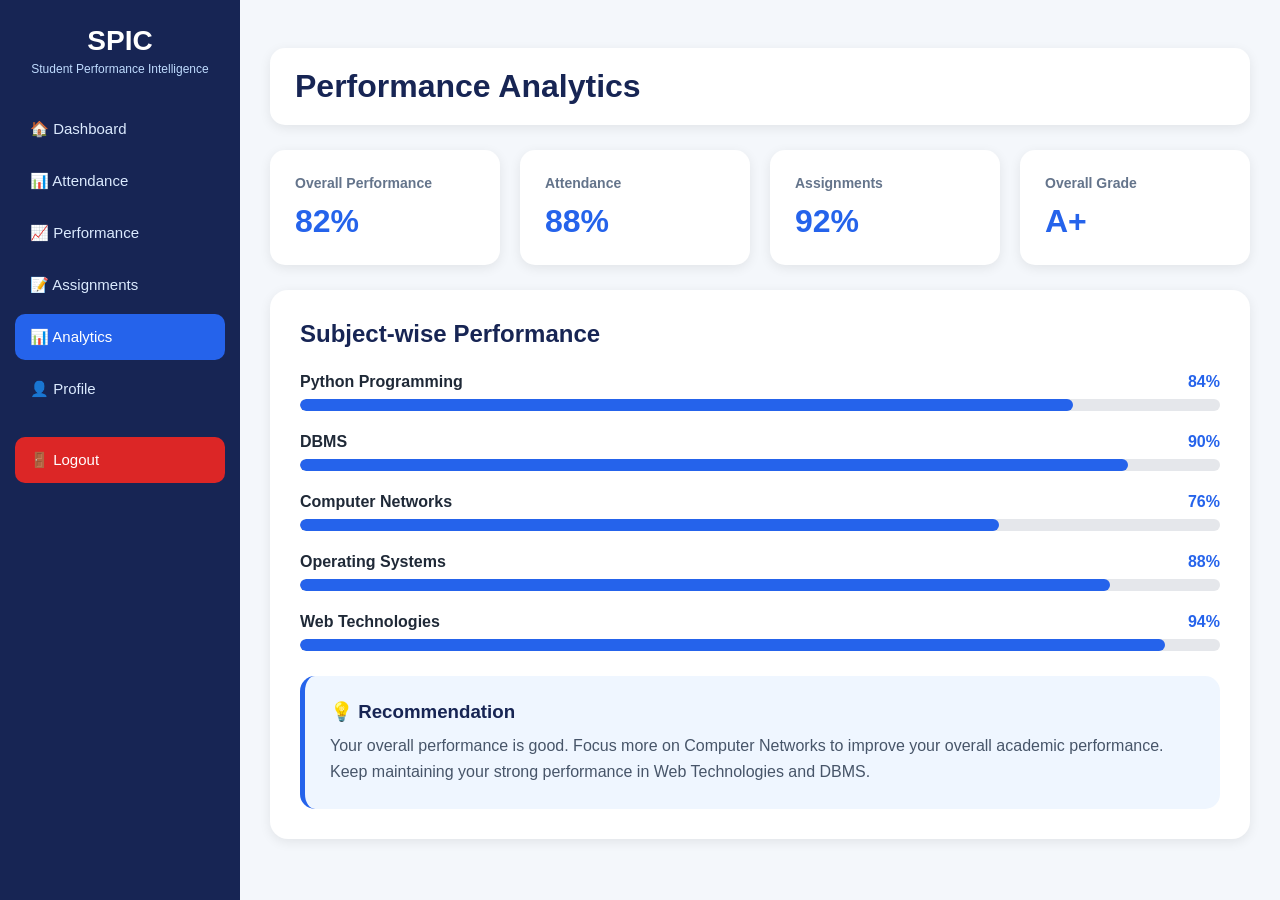
<file: spic-deploy/templates/analytics.html>
```html
<!DOCTYPE html>
<html lang="en">
<head>
    <meta charset="UTF-8">
    <meta name="viewport" content="width=device-width, initial-scale=1.0">

    <title>SPIC - Analytics</title>

    <style>
        * {
            margin: 0;
            padding: 0;
            box-sizing: border-box;
            font-family: Arial, sans-serif;
        }

        body {
            background: #f4f7fb;
            color: #1f2937;
        }

        /* SIDEBAR */

        .sidebar {
            position: fixed;
            left: 0;
            top: 0;
            width: 240px;
            height: 100vh;
            background: #172554;
            padding: 25px 15px;
        }

        .logo {
            color: white;
            font-size: 28px;
            font-weight: bold;
            text-align: center;
        }

        .subtitle {
            color: #bfdbfe;
            text-align: center;
            font-size: 12px;
            margin-top: 5px;
            margin-bottom: 30px;
        }

        .nav a {
            display: block;
            color: #dbeafe;
            text-decoration: none;
            padding: 14px 15px;
            margin: 6px 0;
            border-radius: 10px;
            font-size: 15px;
        }

        .nav a:hover {
            background: #2563eb;
            color: white;
        }

        .nav .active {
            background: #2563eb;
            color: white;
        }

        .logout {
            background: #dc2626 !important;
            color: white !important;
            margin-top: 25px !important;
        }

        /* MAIN */

        .main {
            margin-left: 240px;
            padding: 30px;
        }

        .topbar {
            background: white;
            padding: 20px 25px;
            border-radius: 15px;
            margin-bottom: 25px;
            box-shadow: 0 3px 12px rgba(0,0,0,0.08);
        }

        .topbar h1 {
            color: #172554;
        }

        /* SUMMARY CARDS */

        .cards {
            display: grid;
            grid-template-columns: repeat(4, 1fr);
            gap: 20px;
            margin-bottom: 25px;
        }

        .card {
            background: white;
            padding: 25px;
            border-radius: 15px;
            box-shadow: 0 3px 12px rgba(0,0,0,0.08);
        }

        .card h3 {
            color: #64748b;
            font-size: 14px;
            margin-bottom: 12px;
        }

        .number {
            font-size: 32px;
            font-weight: bold;
            color: #2563eb;
        }

        /* SUBJECT ANALYSIS */

        .analysis {
            background: white;
            padding: 30px;
            border-radius: 18px;
            box-shadow: 0 3px 12px rgba(0,0,0,0.08);
        }

        .analysis h2 {
            color: #172554;
            margin-bottom: 25px;
        }

        .subject {
            margin-bottom: 22px;
        }

        .subject-header {
            display: flex;
            justify-content: space-between;
            margin-bottom: 8px;
        }

        .subject-header span {
            font-weight: bold;
        }

        .subject-header b {
            color: #2563eb;
        }

        .bar {
            width: 100%;
            height: 12px;
            background: #e5e7eb;
            border-radius: 10px;
            overflow: hidden;
        }

        .fill {
            height: 100%;
            background: #2563eb;
            border-radius: 10px;
        }

        /* RECOMMENDATION */

        .recommendation {
            margin-top: 25px;
            background: #eff6ff;
            padding: 25px;
            border-radius: 15px;
            border-left: 5px solid #2563eb;
        }

        .recommendation h3 {
            color: #172554;
            margin-bottom: 10px;
        }

        .recommendation p {
            color: #475569;
            line-height: 1.6;
        }

        @media (max-width: 1000px) {
            .cards {
                grid-template-columns: repeat(2, 1fr);
            }
        }
    </style>
</head>

<body>

<!-- SIDEBAR -->

<div class="sidebar">

    <div class="logo">SPIC</div>

    <div class="subtitle">
        Student Performance Intelligence
    </div>

    <div class="nav">

        <a href="/dashboard">
            🏠 Dashboard
        </a>

        <a href="/attendance">
            📊 Attendance
        </a>

        <a href="/performance">
            📈 Performance
        </a>

        <a href="/assignments">
            📝 Assignments
        </a>

        <a href="/analytics" class="active">
            📊 Analytics
        </a>

        <a href="/profile">
            👤 Profile
        </a>

        <a href="/logout" class="logout">
            🚪 Logout
        </a>

    </div>

</div>


<!-- MAIN CONTENT -->

<div class="main">

    <div class="topbar">
        <h1>Performance Analytics</h1>
    </div>


    <!-- SUMMARY -->

    <div class="cards">

        <div class="card">
            <h3>Overall Performance</h3>
            <div class="number">82%</div>
        </div>

        <div class="card">
            <h3>Attendance</h3>
            <div class="number">88%</div>
        </div>

        <div class="card">
            <h3>Assignments</h3>
            <div class="number">92%</div>
        </div>

        <div class="card">
            <h3>Overall Grade</h3>
            <div class="number">A+</div>
        </div>

    </div>


    <!-- SUBJECT ANALYSIS -->

    <div class="analysis">

        <h2>Subject-wise Performance</h2>


        <div class="subject">

            <div class="subject-header">
                <span>Python Programming</span>
                <b>84%</b>
            </div>

            <div class="bar">
                <div class="fill" style="width:84%;"></div>
            </div>

        </div>


        <div class="subject">

            <div class="subject-header">
                <span>DBMS</span>
                <b>90%</b>
            </div>

            <div class="bar">
                <div class="fill" style="width:90%;"></div>
            </div>

        </div>


        <div class="subject">

            <div class="subject-header">
                <span>Computer Networks</span>
                <b>76%</b>
            </div>

            <div class="bar">
                <div class="fill" style="width:76%;"></div>
            </div>

        </div>


        <div class="subject">

            <div class="subject-header">
                <span>Operating Systems</span>
                <b>88%</b>
            </div>

            <div class="bar">
                <div class="fill" style="width:88%;"></div>
            </div>

        </div>


        <div class="subject">

            <div class="subject-header">
                <span>Web Technologies</span>
                <b>94%</b>
            </div>

            <div class="bar">
                <div class="fill" style="width:94%;"></div>
            </div>

        </div>


        <!-- RECOMMENDATION -->

        <div class="recommendation">

            <h3>💡 Recommendation</h3>

            <p>
                Your overall performance is good. Focus more on
                Computer Networks to improve your overall academic
                performance. Keep maintaining your strong performance
                in Web Technologies and DBMS.
            </p>

        </div>

    </div>

</div>

</body>
</html>
```
</file>
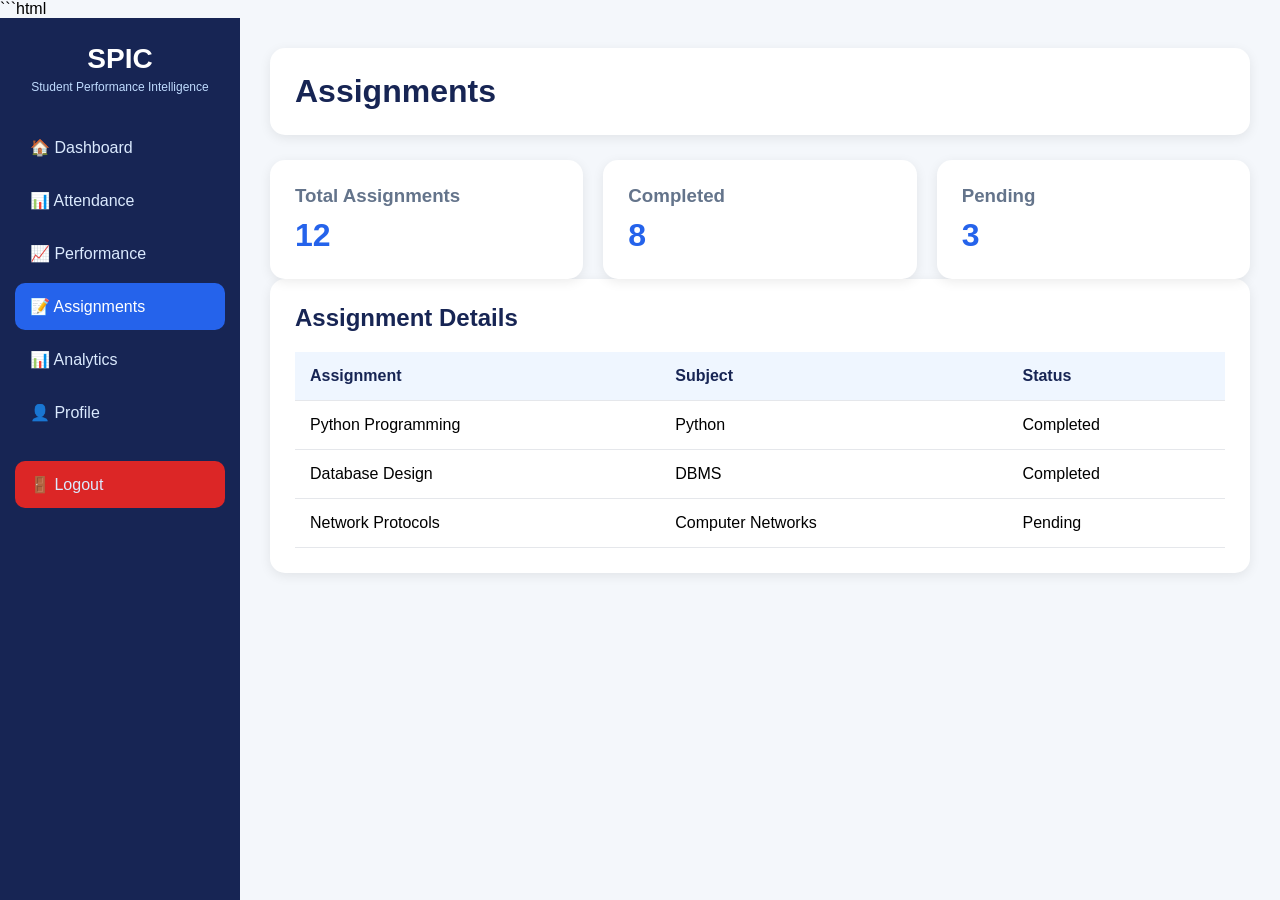
<file: spic-deploy/templates/assignments.html>
```html
<!DOCTYPE html>
<html lang="en">
<head>
    <meta charset="UTF-8">
    <meta name="viewport" content="width=device-width, initial-scale=1.0">
    <title>SPIC - Assignments</title>

    <style>
        * {
            box-sizing: border-box;
            margin: 0;
            padding: 0;
            font-family: Arial, sans-serif;
        }

        body {
            background: #f4f7fb;
        }

        .sidebar {
            position: fixed;
            width: 240px;
            height: 100vh;
            background: #172554;
            padding: 25px 15px;
        }

        .logo {
            color: white;
            font-size: 28px;
            font-weight: bold;
            text-align: center;
        }

        .subtitle {
            color: #bfdbfe;
            text-align: center;
            font-size: 12px;
            margin: 5px 0 30px;
        }

        .nav a {
            display: block;
            color: #dbeafe;
            text-decoration: none;
            padding: 14px 15px;
            margin: 6px 0;
            border-radius: 10px;
        }

        .nav a:hover,
        .nav .active {
            background: #2563eb;
            color: white;
        }

        .logout {
            background: #dc2626 !important;
            margin-top: 25px !important;
        }

        .main {
            margin-left: 240px;
            padding: 30px;
        }

        .topbar,
        .card {
            background: white;
            border-radius: 15px;
            padding: 25px;
            margin-bottom: 25px;
            box-shadow: 0 3px 12px rgba(0,0,0,.08);
        }

        .topbar {
            display: flex;
            justify-content: space-between;
        }

        h1, h2 {
            color: #172554;
        }

        .stats {
            display: grid;
            grid-template-columns: repeat(3,1fr);
            gap: 20px;
        }

        .stat {
            background: white;
            padding: 25px;
            border-radius: 15px;
            box-shadow: 0 3px 12px rgba(0,0,0,.08);
        }

        .stat h3 {
            color: #64748b;
        }

        .number {
            font-size: 32px;
            font-weight: bold;
            color: #2563eb;
            margin-top: 10px;
        }

        table {
            width: 100%;
            border-collapse: collapse;
            margin-top: 20px;
        }

        th, td {
            padding: 15px;
            border-bottom: 1px solid #e5e7eb;
            text-align: left;
        }

        th {
            background: #eff6ff;
            color: #172554;
        }
    </style>
</head>

<body>

<div class="sidebar">

    <div class="logo">SPIC</div>
    <div class="subtitle">Student Performance Intelligence</div>

    <div class="nav">

        <a href="/dashboard">🏠 Dashboard</a>
        <a href="/attendance">📊 Attendance</a>
        <a href="/performance">📈 Performance</a>
        <a href="/assignments" class="active">📝 Assignments</a>
        <a href="/analytics">📊 Analytics</a>
        <a href="/profile">👤 Profile</a>
        <a href="/logout" class="logout">🚪 Logout</a>

    </div>

</div>

<div class="main">

    <div class="topbar">
        <h1>Assignments</h1>
    </div>

    <div class="stats">

        <div class="stat">
            <h3>Total Assignments</h3>
            <div class="number">12</div>
        </div>

        <div class="stat">
            <h3>Completed</h3>
            <div class="number">8</div>
        </div>

        <div class="stat">
            <h3>Pending</h3>
            <div class="number">3</div>
        </div>

    </div>

    <div class="card">

        <h2>Assignment Details</h2>

        <table>

            <tr>
                <th>Assignment</th>
                <th>Subject</th>
                <th>Status</th>
            </tr>

            <tr>
                <td>Python Programming</td>
                <td>Python</td>
                <td>Completed</td>
            </tr>

            <tr>
                <td>Database Design</td>
                <td>DBMS</td>
                <td>Completed</td>
            </tr>

            <tr>
                <td>Network Protocols</td>
                <td>Computer Networks</td>
                <td>Pending</td>
            </tr>

        </table>

    </div>

</div>

</body>
</html>
```
</file>
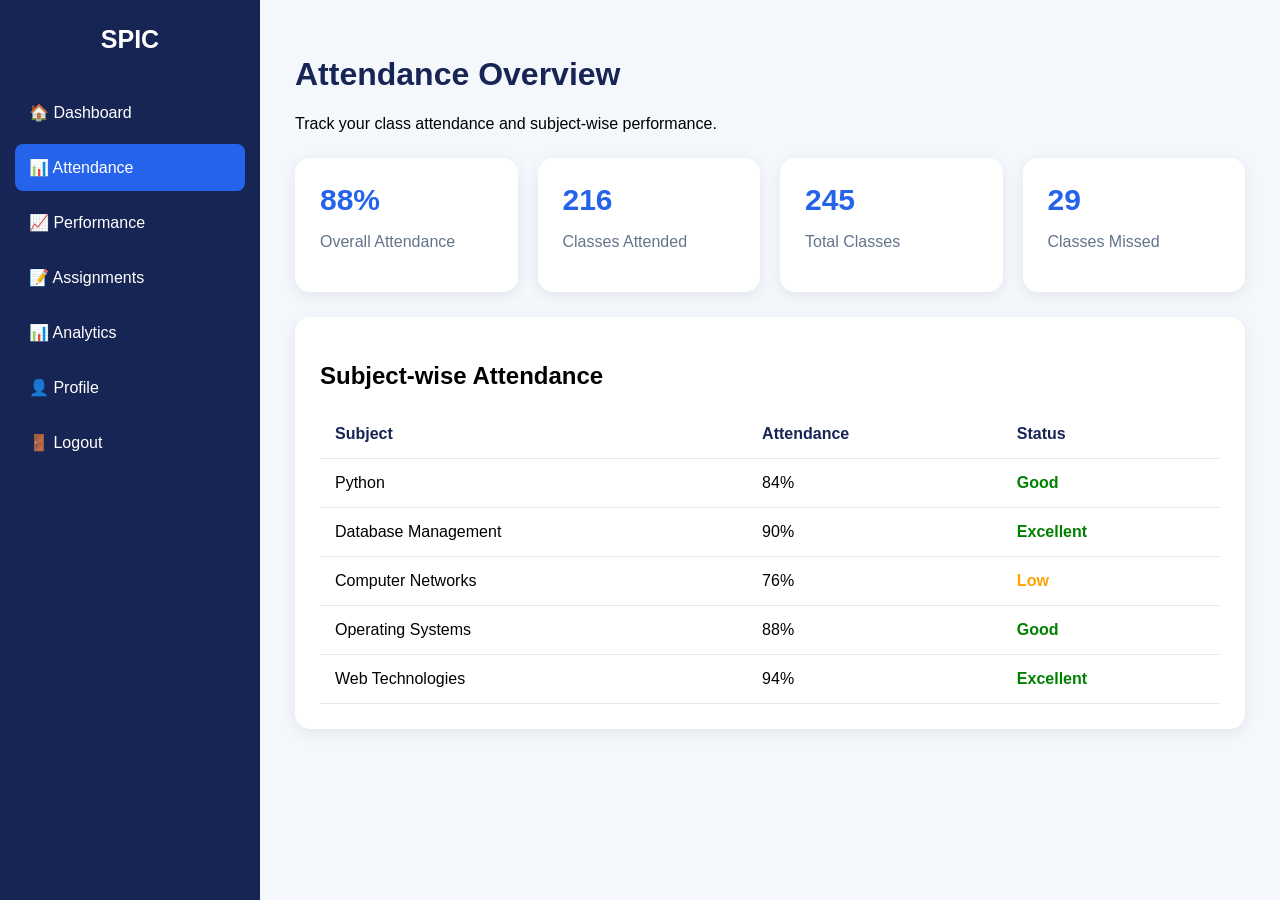
<file: spic-deploy/templates/attendance.html>
<!DOCTYPE html>
<html>
<head>
    <title>SPIC - Attendance</title>

    <style>
        body {
            margin: 0;
            font-family: Arial, sans-serif;
            background: #f4f7fb;
        }

        .sidebar {
            width: 230px;
            height: 100vh;
            background: #172554;
            color: white;
            position: fixed;
            padding: 25px 15px;
        }

        .logo {
            font-size: 25px;
            font-weight: bold;
            margin-bottom: 35px;
            text-align: center;
        }

        .menu a {
            display: block;
            color: white;
            text-decoration: none;
            padding: 14px;
            margin: 8px 0;
            border-radius: 8px;
        }

        .menu a:hover,
        .active {
            background: #2563eb;
        }

        .main {
            margin-left: 260px;
            padding: 35px;
        }

        h1 {
            color: #172554;
        }

        .cards {
            display: flex;
            gap: 20px;
            margin: 25px 0;
        }

        .card {
            background: white;
            padding: 25px;
            border-radius: 15px;
            width: 190px;
            box-shadow: 0 4px 15px rgba(0,0,0,0.08);
        }

        .card h2 {
            margin: 0;
            color: #2563eb;
            font-size: 30px;
        }

        .card p {
            color: #64748b;
        }

        .table-box {
            background: white;
            padding: 25px;
            border-radius: 15px;
            box-shadow: 0 4px 15px rgba(0,0,0,0.08);
        }

        table {
            width: 100%;
            border-collapse: collapse;
        }

        th, td {
            padding: 15px;
            text-align: left;
            border-bottom: 1px solid #e5e7eb;
        }

        th {
            color: #172554;
        }

        .good {
            color: green;
            font-weight: bold;
        }

        .warning {
            color: orange;
            font-weight: bold;
        }
    </style>
</head>

<body>

<div class="sidebar">

    <div class="logo">
        SPIC
    </div>

    <div class="menu">
        <a href="/dashboard">🏠 Dashboard</a>
        <a href="/attendance" class="active">📊 Attendance</a>
        <a href="/performance">📈 Performance</a>
        <a href="#">📝 Assignments</a>
        <a href="#">📊 Analytics</a>
        <a href="#">👤 Profile</a>
        <a href="/logout">🚪 Logout</a>
    </div>

</div>


<div class="main">

    <h1>Attendance Overview</h1>
    <p>Track your class attendance and subject-wise performance.</p>

    <div class="cards">

        <div class="card">
            <h2>88%</h2>
            <p>Overall Attendance</p>
        </div>

        <div class="card">
            <h2>216</h2>
            <p>Classes Attended</p>
        </div>

        <div class="card">
            <h2>245</h2>
            <p>Total Classes</p>
        </div>

        <div class="card">
            <h2>29</h2>
            <p>Classes Missed</p>
        </div>

    </div>


    <div class="table-box">

        <h2>Subject-wise Attendance</h2>

        <table>

            <tr>
                <th>Subject</th>
                <th>Attendance</th>
                <th>Status</th>
            </tr>

            <tr>
                <td>Python</td>
                <td>84%</td>
                <td class="good">Good</td>
            </tr>

            <tr>
                <td>Database Management</td>
                <td>90%</td>
                <td class="good">Excellent</td>
            </tr>

            <tr>
                <td>Computer Networks</td>
                <td>76%</td>
                <td class="warning">Low</td>
            </tr>

            <tr>
                <td>Operating Systems</td>
                <td>88%</td>
                <td class="good">Good</td>
            </tr>

            <tr>
                <td>Web Technologies</td>
                <td>94%</td>
                <td class="good">Excellent</td>
            </tr>

        </table>

    </div>

</div>

</body>
</html>
</file>
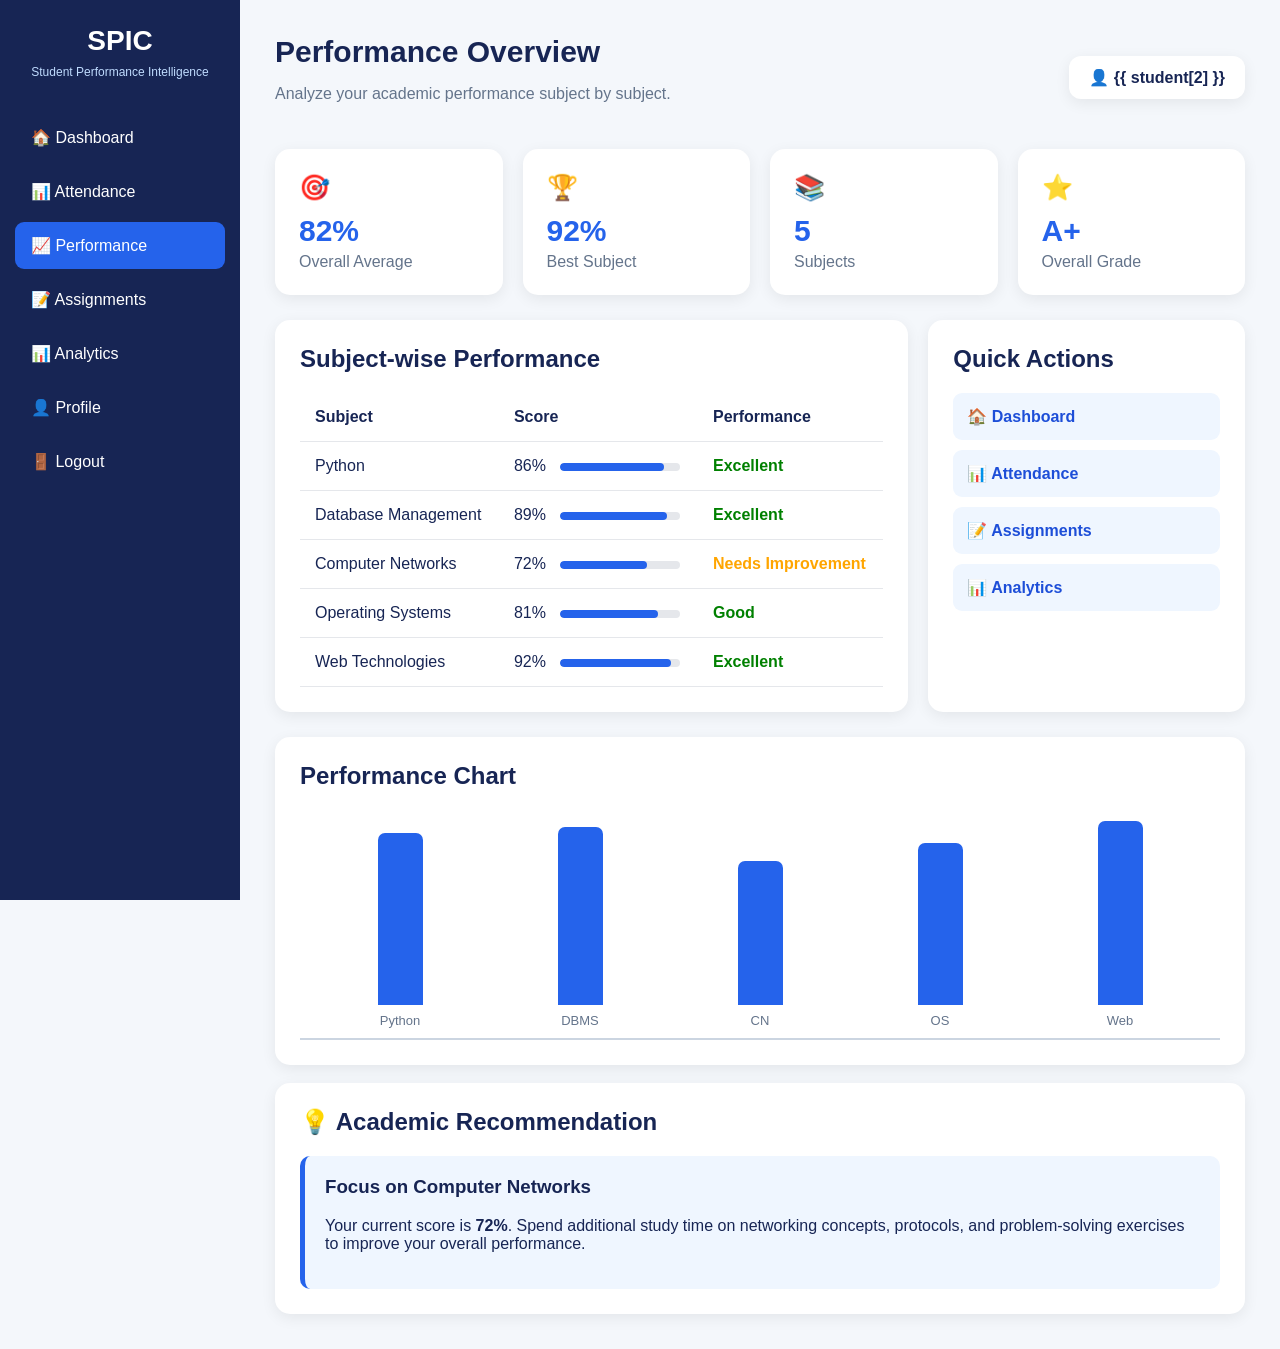
<file: spic-deploy/templates/performance.html>
<!DOCTYPE html>
<html lang="en">
<head>
    <meta charset="UTF-8">
    <meta name="viewport" content="width=device-width, initial-scale=1.0">

    <title>SPIC - Performance</title>

    <style>
        * {
            box-sizing: border-box;
        }

        body {
            margin: 0;
            font-family: Arial, sans-serif;
            background: #f4f7fb;
            color: #172554;
        }

        /* SIDEBAR */
        .sidebar {
            width: 240px;
            height: 100vh;
            position: fixed;
            left: 0;
            top: 0;
            background: #172554;
            padding: 25px 15px;
            color: white;
        }

        .logo {
            font-size: 28px;
            font-weight: bold;
            text-align: center;
            margin-bottom: 8px;
        }

        .logo-sub {
            text-align: center;
            font-size: 12px;
            color: #bfdbfe;
            margin-bottom: 35px;
        }

        .menu a {
            display: block;
            color: white;
            text-decoration: none;
            padding: 14px 16px;
            margin: 7px 0;
            border-radius: 9px;
            transition: 0.2s;
        }

        .menu a:hover,
        .menu .active {
            background: #2563eb;
        }

        /* MAIN */
        .main {
            margin-left: 240px;
            padding: 35px;
        }

        .top {
            display: flex;
            justify-content: space-between;
            align-items: center;
            margin-bottom: 30px;
        }

        .top h1 {
            margin: 0;
            font-size: 30px;
        }

        .top p {
            color: #64748b;
        }

        .profile {
            background: white;
            padding: 12px 20px;
            border-radius: 12px;
            box-shadow: 0 4px 15px rgba(0,0,0,0.07);
            font-weight: bold;
        }

        /* OVERVIEW */
        .overview {
            display: grid;
            grid-template-columns: repeat(4, 1fr);
            gap: 20px;
            margin-bottom: 25px;
        }

        .card {
            background: white;
            padding: 24px;
            border-radius: 15px;
            box-shadow: 0 4px 15px rgba(0,0,0,0.07);
        }

        .card-icon {
            font-size: 25px;
        }

        .card h2 {
            margin: 12px 0 5px;
            font-size: 30px;
            color: #2563eb;
        }

        .card p {
            margin: 0;
            color: #64748b;
        }

        /* CONTENT */
        .content {
            display: grid;
            grid-template-columns: 2fr 1fr;
            gap: 20px;
            margin-bottom: 25px;
        }

        .box {
            background: white;
            padding: 25px;
            border-radius: 15px;
            box-shadow: 0 4px 15px rgba(0,0,0,0.07);
        }

        .box h2 {
            margin-top: 0;
        }

        /* TABLE */
        table {
            width: 100%;
            border-collapse: collapse;
        }

        th, td {
            padding: 15px;
            text-align: left;
            border-bottom: 1px solid #e5e7eb;
        }

        th {
            color: #172554;
        }

        .bar {
            width: 120px;
            height: 8px;
            background: #e5e7eb;
            border-radius: 10px;
            display: inline-block;
            margin-left: 10px;
            overflow: hidden;
            vertical-align: middle;
        }

        .fill {
            height: 100%;
            background: #2563eb;
            border-radius: 10px;
        }

        .good {
            color: green;
            font-weight: bold;
        }

        .warning {
            color: orange;
            font-weight: bold;
        }

        /* CHART */
        .chart {
            display: flex;
            align-items: end;
            justify-content: space-around;
            height: 230px;
            margin-top: 20px;
            border-bottom: 2px solid #cbd5e1;
            padding: 10px;
        }

        .bar-item {
            text-align: center;
            width: 55px;
        }

        .chart-bar {
            width: 45px;
            margin: auto;
            background: #2563eb;
            border-radius: 7px 7px 0 0;
        }

        .bar-item span {
            display: block;
            margin-top: 8px;
            font-size: 13px;
            color: #64748b;
        }

        /* RECOMMENDATION */
        .recommendation {
            background: #eff6ff;
            border-left: 5px solid #2563eb;
            padding: 20px;
            border-radius: 10px;
        }

        .recommendation h3 {
            margin-top: 0;
        }

        .quick a {
            display: block;
            padding: 14px;
            margin: 10px 0;
            background: #eff6ff;
            color: #1d4ed8;
            text-decoration: none;
            border-radius: 9px;
            font-weight: bold;
        }

        .quick a:hover {
            background: #dbeafe;
        }

        @media (max-width: 900px) {
            .overview {
                grid-template-columns: repeat(2, 1fr);
            }

            .content {
                grid-template-columns: 1fr;
            }
        }
    </style>
</head>

<body>

<!-- SIDEBAR -->
<div class="sidebar">

    <div class="logo">SPIC</div>
    <div class="logo-sub">Student Performance Intelligence</div>

    <div class="menu">

        <a href="/dashboard">
            🏠 Dashboard
        </a>

        <a href="/attendance">
            📊 Attendance
        </a>

        <a href="/performance" class="active">
            📈 Performance
        </a>

        <a href="#">
            📝 Assignments
        </a>

        <a href="#">
            📊 Analytics
        </a>

        <a href="#">
            👤 Profile
        </a>

        <a href="/logout">
            🚪 Logout
        </a>

    </div>

</div>


<!-- MAIN -->
<div class="main">

    <div class="top">

        <div>
            <h1>Performance Overview</h1>
            <p>Analyze your academic performance subject by subject.</p>
        </div>

        <div class="profile">
            👤 {{ student[2] }}
        </div>

    </div>


    <!-- OVERVIEW CARDS -->
    <div class="overview">

        <div class="card">
            <div class="card-icon">🎯</div>
            <h2>82%</h2>
            <p>Overall Average</p>
        </div>

        <div class="card">
            <div class="card-icon">🏆</div>
            <h2>92%</h2>
            <p>Best Subject</p>
        </div>

        <div class="card">
            <div class="card-icon">📚</div>
            <h2>5</h2>
            <p>Subjects</p>
        </div>

        <div class="card">
            <div class="card-icon">⭐</div>
            <h2>A+</h2>
            <p>Overall Grade</p>
        </div>

    </div>


    <!-- TABLE + QUICK ACTIONS -->
    <div class="content">

        <div class="box">

            <h2>Subject-wise Performance</h2>

            <table>

                <tr>
                    <th>Subject</th>
                    <th>Score</th>
                    <th>Performance</th>
                </tr>

                <tr>
                    <td>Python</td>
                    <td>
                        86%
                        <div class="bar">
                            <div class="fill" style="width:86%"></div>
                        </div>
                    </td>
                    <td class="good">Excellent</td>
                </tr>

                <tr>
                    <td>Database Management</td>
                    <td>
                        89%
                        <div class="bar">
                            <div class="fill" style="width:89%"></div>
                        </div>
                    </td>
                    <td class="good">Excellent</td>
                </tr>

                <tr>
                    <td>Computer Networks</td>
                    <td>
                        72%
                        <div class="bar">
                            <div class="fill" style="width:72%"></div>
                        </div>
                    </td>
                    <td class="warning">Needs Improvement</td>
                </tr>

                <tr>
                    <td>Operating Systems</td>
                    <td>
                        81%
                        <div class="bar">
                            <div class="fill" style="width:81%"></div>
                        </div>
                    </td>
                    <td class="good">Good</td>
                </tr>

                <tr>
                    <td>Web Technologies</td>
                    <td>
                        92%
                        <div class="bar">
                            <div class="fill" style="width:92%"></div>
                        </div>
                    </td>
                    <td class="good">Excellent</td>
                </tr>

            </table>

        </div>


        <div class="box quick">

            <h2>Quick Actions</h2>

            <a href="/dashboard">
                🏠 Dashboard
            </a>

            <a href="/attendance">
                📊 Attendance
            </a>

            <a href="#">
                📝 Assignments
            </a>

            <a href="#">
                📊 Analytics
            </a>

        </div>

    </div>


    <!-- CHART -->
    <div class="box">

        <h2>Performance Chart</h2>

        <div class="chart">

            <div class="bar-item">
                <div class="chart-bar" style="height: 172px;"></div>
                <span>Python</span>
            </div>

            <div class="bar-item">
                <div class="chart-bar" style="height: 178px;"></div>
                <span>DBMS</span>
            </div>

            <div class="bar-item">
                <div class="chart-bar" style="height: 144px;"></div>
                <span>CN</span>
            </div>

            <div class="bar-item">
                <div class="chart-bar" style="height: 162px;"></div>
                <span>OS</span>
            </div>

            <div class="bar-item">
                <div class="chart-bar" style="height: 184px;"></div>
                <span>Web</span>
            </div>

        </div>

    </div>


    <br>


    <!-- RECOMMENDATION -->
    <div class="box">

        <h2>💡 Academic Recommendation</h2>

        <div class="recommendation">

            <h3>Focus on Computer Networks</h3>

            <p>
                Your current score is <strong>72%</strong>.
                Spend additional study time on networking concepts,
                protocols, and problem-solving exercises to improve
                your overall performance.
            </p>

        </div>

    </div>

</div>

</body>
</html>
</file>
